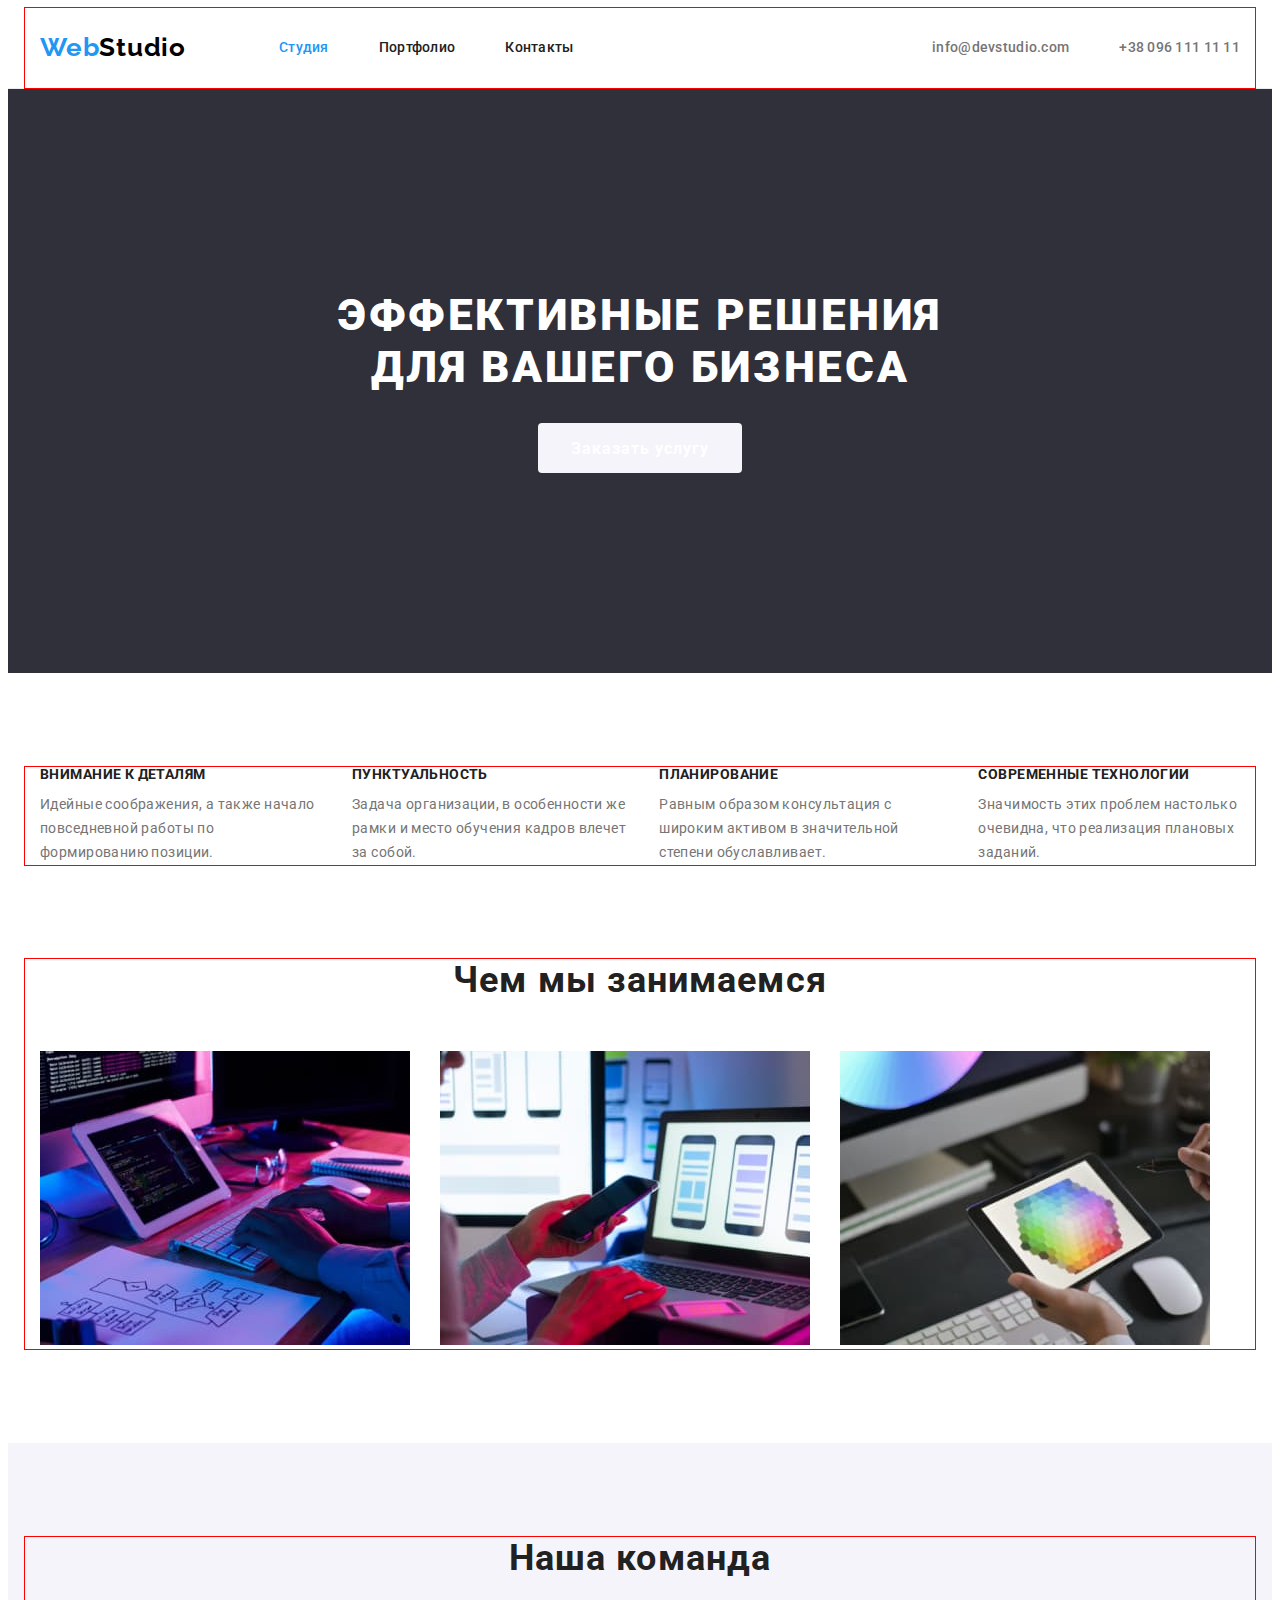
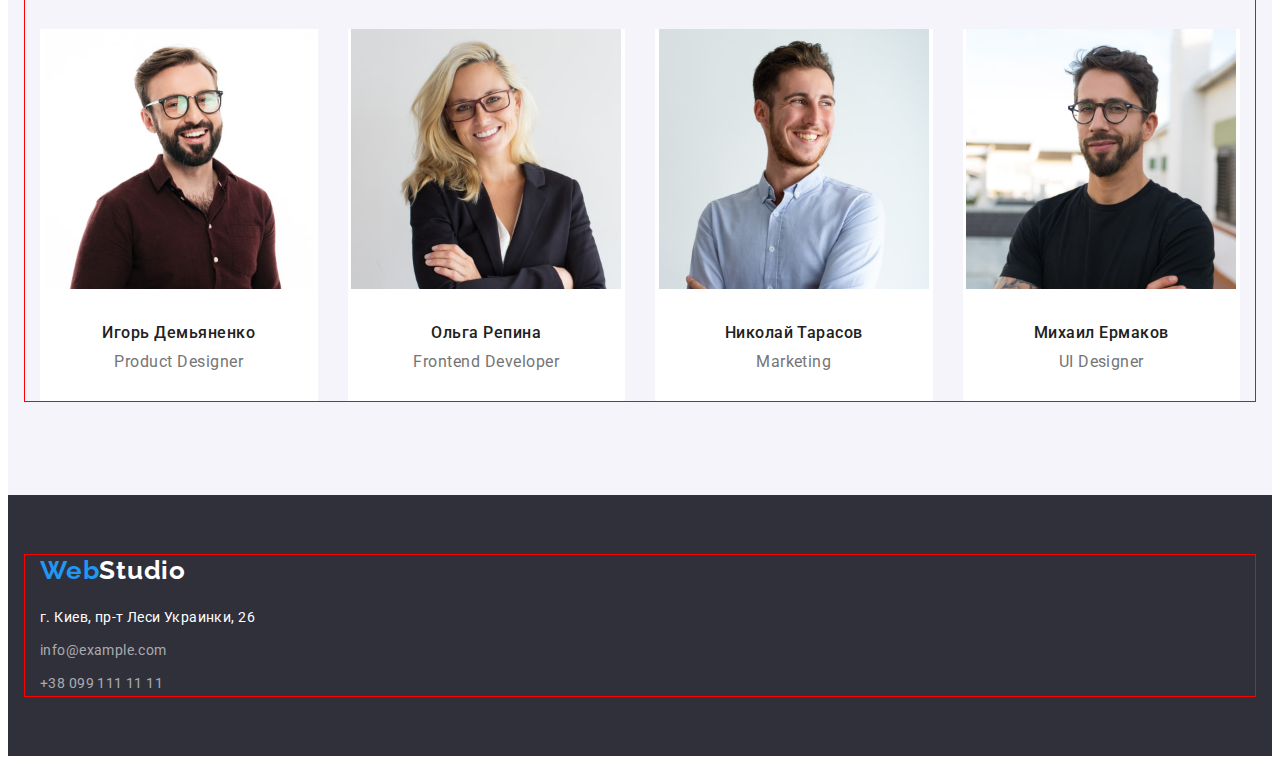
<file: index.html>
<!DOCTYPE html>
<html lang="en">

<head>
    <meta charset="UTF-8">
    <meta http-equiv="X-UA-Compatible" content="IE=edge">
    <meta name="viewport" content="width=device-width, initial-scale=1.0">
    <link rel="preconnect" href="https://fonts.googleapis.com">
    <link rel="preconnect" href="https://fonts.gstatic.com" crossorigin>
    <link href="https://fonts.googleapis.com/css2?family=Oleo+Script&family=Raleway:wght@700&family=Roboto:wght@400;500;700;900&display=swap" rel="stylesheet">
    <title>Document</title>
    <link rel="stylesheet" href="https://cdnjs.cloudflare.com/ajax/libs/modern-normalize/1.1.0/modern-normalize.min.css"
        integrity="sha512-wpPYUAdjBVSE4KJnH1VR1HeZfpl1ub8YT/NKx4PuQ5NmX2tKuGu6U/JRp5y+Y8XG2tV+wKQpNHVUX03MfMFn9Q=="
        crossorigin="anonymous" referrerpolicy="no-referrer" />
    <link rel="stylesheet" href="css/style.css">
</head>

<body class="">
    <!--Шапка сайта-->
    <header class="header">
        <div class="container main-header">
            <nav class="header-nav">
                <a href="" class="header-logo link">
                    Web<span class="header-studio link">Studio</span>
                </a>
            
                <ul class="header-list">
                    <li class="header-item"><a href="./index.html" class="header-link link current">Студия</a></li>
                    <li class="header-item"><a href="./portfolio.html" class="header-link link">Портфолио</a></li>
                    <li class="header-item"><a href="" class="header-link link">Контакты</a></li>
                </ul>
            
            </nav>
            <ul class="contacts">
                <li class="contacts-item"><a href="mailto:info@devstudio.com" class="contacts-link link">info@devstudio.com</a></li>
                <li class="contacts-item"><a href="tel:+380961111111" class="contacts-link link">+38 096 111 11 11</a></li>
            </ul>
        </div>
        
                
    </header>
    <main>
        <!--Герой-->
        <section class="hero">
            <h1 lang="ru" class="hero-title">Эффективные решения для вашего бизнеса</h1>
            <button type="button" lang="ru" class="hero-btn">Заказать услугу</button>
        </section>

        <!--Особенности-->

        <section class="about">
            <div class="container">
                <ul class="about-list">
                    <li class="about-item">
                        <h3 class="about-title">Внимание к деталям</h3>
                        <p class="about-text">Идейные соображения, а также начало повседневной работы по формированию
                            позиции.</p>
                    </li>
                    <li class="about-item">
                        <h3 class="about-title">Пунктуальность</h3>
                        <p class="about-text">Задача организации, в особенности же рамки и место обучения кадров влечет за
                            собой.</p>
                    </li>
                    <li class="about-item">
                        <h3 class="about-title">Планирование</h3>
                        <p class="about-text">Равным образом консультация с широким активом в значительной степени
                            обуславливает.</p>
                    </li>
                    <li class="about-item">
                        <h3 class="about-title">Современные технологии</h3>
                        <p class="about-text">Значимость этих проблем настолько очевидна, что реализация плановых заданий.
                        </p>
                    </li>
                </ul>
            </div>            
        </section>

        <!--Занятия-->
        <section class="carts">
            <div class="container">
                <h2 class="carts-title">Чем мы занимаемся</h2>
                <ul class="carts-list">
                    <li class="img">
                        <img src="images/img1.jpg" alt="картинка" width="370">
                    </li>
                    <li class="img">
                        <img src="images/img2.jpg" alt="картинка" width="370">
                    </li>
                    <li class="img">
                        <img src="images/img3.jpg" alt="картинка" width="370">
                    </li>
                </ul>
            </div>            
        </section>

        <!--Команда-->

        <section class="team">
            <div class="container">
                <h2 class="team-title">Наша команда</h2>
                <ul class="team-list">
                    <li class="team-item">                        
                        <img src="images/photo1.jpg" alt="фото1" width="270">
                        <div class="team-box">
                            <h3 lang="ru" class="team-name">Игорь Демьяненко</h3>
                            <p lang="en" class="team-text">Product Designer</p>
                        </div>                                                
                    </li>
                    <li class="team-item">
                        <img src="images/photo2.jpg" alt="фото2" width="270">
                        <div class="team-box">
                            <h3 lang="ru" class="team-name">Ольга Репина</h3>
                            <p lang="en" class="team-text">Frontend Developer</p>
                        </div>                        
                    </li>
                    <li class="team-item">
                        <img src="images/photo3.jpg" alt="фото3" width="270">
                        <div class="team-box">
                            <h3 lang="ru" class="team-name">Николай Тарасов</h3>
                            <p lang="en" class="team-text">Marketing</p>
                        </div>                        
                    </li>
                    <li class="team-item">
                        <img src="images/photo4.jpg" alt="фото4" width="270">
                        <div class="team-box">
                            <h3 lang="ru" class="team-name">Михаил Ермаков</h3>
                            <p lang="en" class="team-text">UI Designer</p>
                        </div>                        
                    </li>
                </ul>
            </div>            
        </section>
    </main>
    <!--Футер-->
    <footer class="footer">
        <div class="container">
            <a href="" class="footer-logo link">
                Web<span>Studio</span>
            </a>
            <address class="address">
                <ul class="address-list">
                    <li class="address-item"><span>г. Киев, пр-т Леси Украинки, 26</span>
                    </li>
                    <li class="address-item"><a href="mailto:info@example.com" class="footer-link link">info@example.com</a>
                    </li>
                    <li class="address-item"><a href="tel:+380991111111" class="footer-link link">+38 099 111 11 11</a>
                    </li>
                </ul>
            </address>

        </div>        
    </footer>

</body>

</html>
</file>
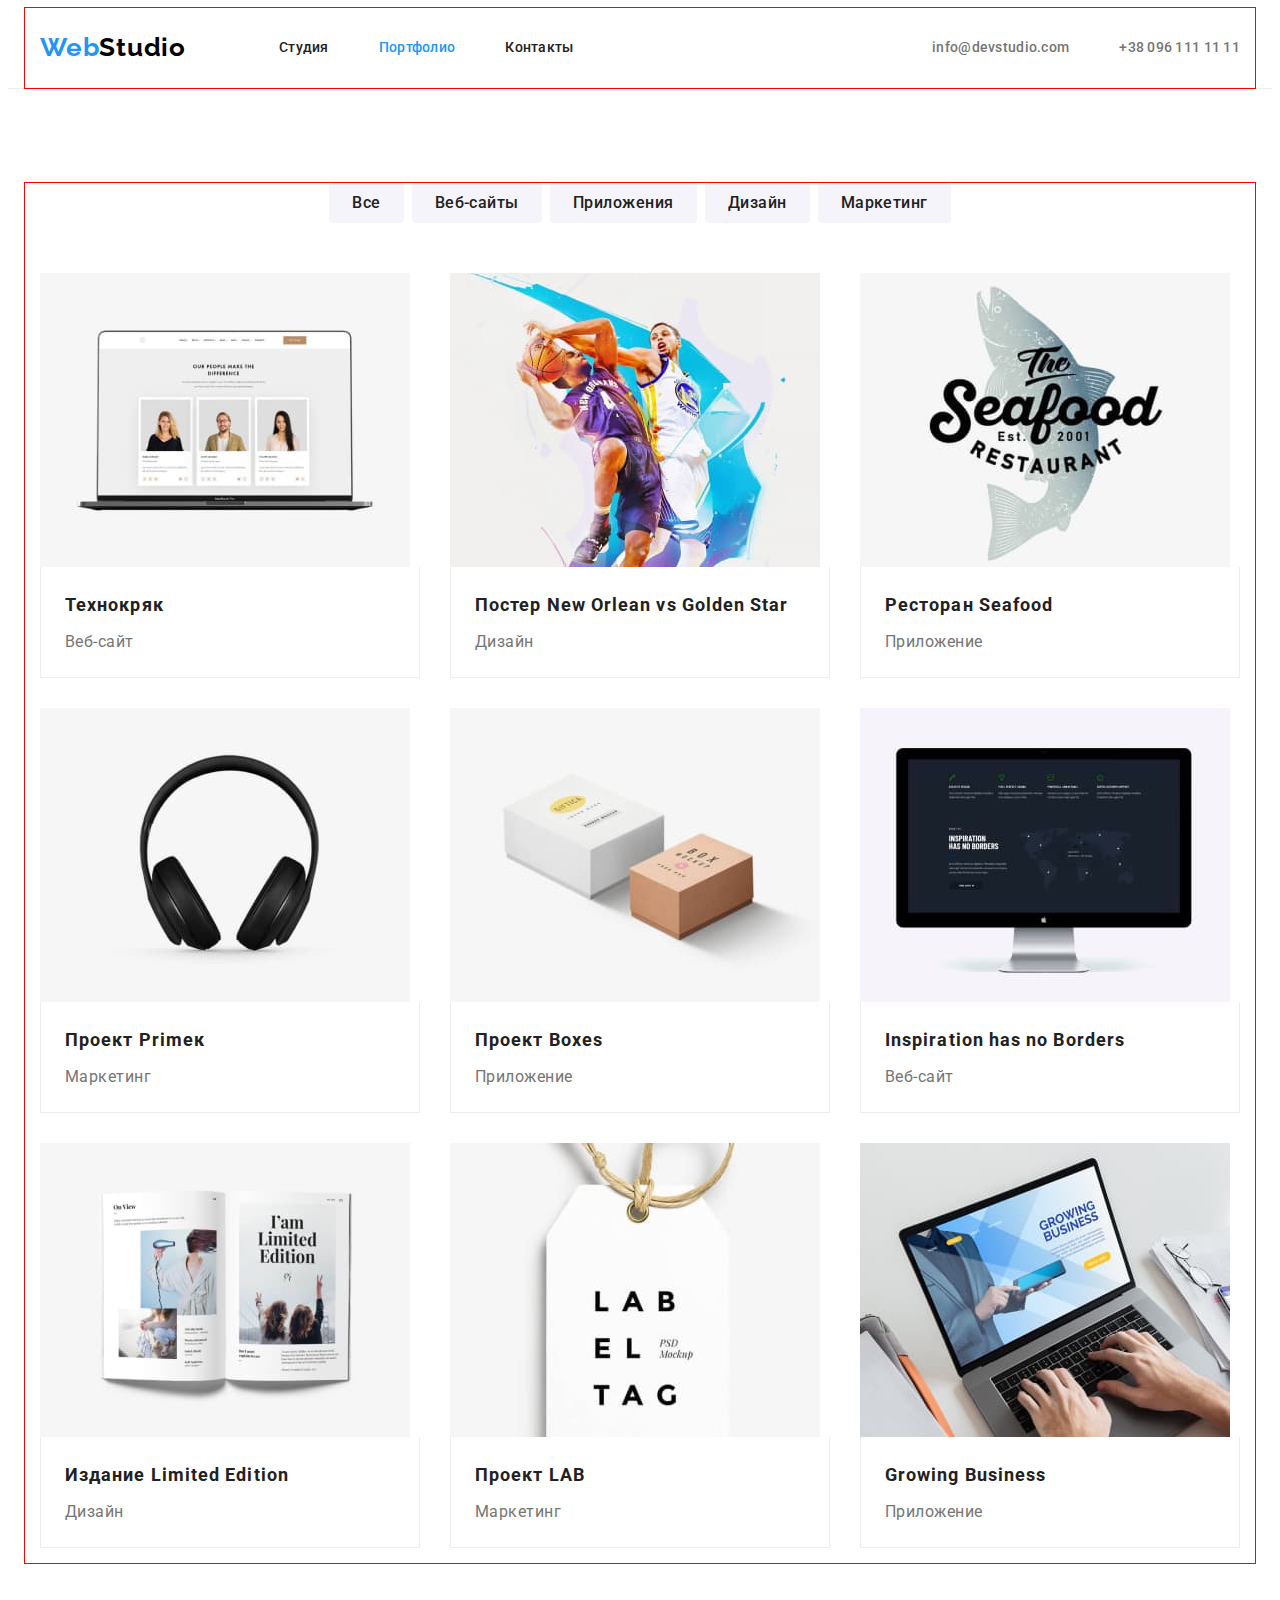
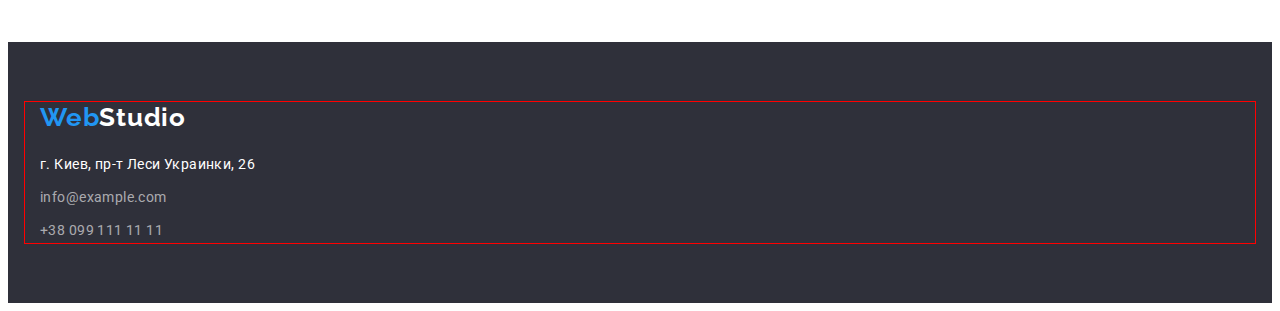
<file: portfolio.html>
<!DOCTYPE html>
<html lang="en">

<head>
    <meta charset="UTF-8">
    <meta http-equiv="X-UA-Compatible" content="IE=edge">
    <meta name="viewport" content="width=device-width, initial-scale=1.0">
    <link rel="preconnect" href="https://fonts.googleapis.com">
    <link rel="preconnect" href="https://fonts.gstatic.com" crossorigin>
    <link href="https://fonts.googleapis.com/css2?family=Oleo+Script&family=Raleway:wght@700&family=Roboto:wght@400;500;700;900&display=swap"
        rel="stylesheet">
    <title>Document</title>
    <link rel="stylesheet" href="https://cdnjs.cloudflare.com/ajax/libs/modern-normalize/1.1.0/modern-normalize.min.css"
        integrity="sha512-wpPYUAdjBVSE4KJnH1VR1HeZfpl1ub8YT/NKx4PuQ5NmX2tKuGu6U/JRp5y+Y8XG2tV+wKQpNHVUX03MfMFn9Q=="
        crossorigin="anonymous" referrerpolicy="no-referrer" />
    <link rel="stylesheet" href="css/style.css">
</head>

<body>
    <!--Шапка сайта-->
    <header class="header">
        <div class="container main-header">
            <nav class="header-nav">
                <a href="" class="header-logo link">
                    Web<span class="header-studio link">Studio</span>
                </a>
    
                <ul class="header-list">
                    <li class="header-item"><a href="./index.html" class="header-link link">Студия</a></li>
                    <li class="header-item"><a href="./portfolio.html" class="header-link link current">Портфолио</a></li>
                    <li class="header-item"><a href="" class="header-link link">Контакты</a></li>
                </ul>
    
            </nav>
            <ul class="contacts">
                <li class="contacts-item"><a href="mailto:info@devstudio.com"
                        class="contacts-link link">info@devstudio.com</a></li>
                <li class="contacts-item"><a href="tel:+380961111111" class="contacts-link link">+38 096 111 11 11</a></li>
            </ul>
        </div>
    
    
    </header>
    <main>
        <section class="portfolio">
            <div class="container">
                <ul class="filters">
                    <li class="filters-item"><button type="button" lang="ru" class="filters-btn">Все</button></li>
                    <li class="filters-item"><button type="button" lang="ru" class="filters-btn">Веб-сайты</button></li>
                    <li class="filters-item"><button type="button" lang="ru" class="filters-btn">Приложения</button></li>
                    <li class="filters-item"><button type="button" lang="ru" class="filters-btn">Дизайн</button></li>
                    <li class="filters-item"><button type="button" lang="ru" class="filters-btn">Маркетинг</button></li>
                </ul>
                
                <ul class="projects">
                    <li class="projects-item">
                        <img class="projects-img" src="images/project1.jpg" alt="проект1" width="370">
                        <div class="text">
                            <h3 class="projects-title">Технокряк</h3>
                            <p lang="ru" class="projects-text">Веб-сайт</p>
                        </div>
                    </li>
                    <li class="projects-item">
                        <img class="projects-img" src="images/project2.jpg" alt="проект2" width="370">
                        <div class="text">
                            <h3 class="projects-title">Постер New Orlean vs Golden Star</h3>
                            <p lang="ru" class="projects-text">Дизайн</p>
                        </div>
                    </li>
                    <li class="projects-item">
                        <img class="projects-img" src="images/project3.jpg" alt="проект3" width="370">
                        <div class="text">
                            <h3 class="projects-title">Ресторан Seafood</h3>
                            <p lang="ru" class="projects-text">Приложение</p>
                        </div>
                    </li>
                    <li class="projects-item">
                        <img class="projects-img" src="images/project4.jpg" alt="проект4" width="370">
                        <div class="text">
                            <h3 class="projects-title">Проект Primeк</h3>
                            <p lang="ru" class="projects-text">Маркетинг</p>
                        </div>
                    </li>
                    <li class="projects-item">
                        <img class="projects-img" src="images/project5.jpg" alt="проект5" width="370">
                        <div class="text">
                            <h3 class="projects-title">Проект Boxes</h3>
                            <p lang="ru" class="projects-text">Приложение</p>
                        </div>
                    </li>
                    <li class="projects-item">
                        <img class="projects-img" src="images/project6.jpg" alt="проект6" width="370">
                        <div class="text">
                            <h3 class="projects-title">Inspiration has no Borders</h3>
                            <p lang="ru" class="projects-text">Веб-сайт</p>
                        </div>
                    </li>
                    <li class="projects-item">
                        <img class="projects-img" src="images/project7.jpg" alt="проект7" width="370">
                        <div class="text">
                            <h3 class="projects-title">Издание Limited Edition</h3>
                            <p lang="ru" class="projects-text">Дизайн</p>
                        </div>
                    </li>
                    <li class="projects-item">
                        <img class="projects-img" src="images/project8.jpg" alt="проект8" width="370">
                        <div class="text">
                            <h3 class="projects-title">Проект LAB</h3>
                            <p lang="ru" class="projects-text">Маркетинг</p>
                        </div>
                    </li>
                    <li class="projects-item">
                        <img class="projects-img" src="images/project9.jpg" alt="проект9" width="370">
                        <div class="text">
                            <h3 class="projects-title">Growing Business</h3>
                            <p lang="ru" class="projects-text">Приложение</p>
                        </div>
                    </li>
                </ul>
            </div>
            
        </section>
       

    </main>
    <!--Футер-->
    <footer class="footer">
        <div class="container">
            <a href="" class="footer-logo link">
                Web<span>Studio</span>
            </a>
            <address class="address">
                <ul class="address-list">
                    <li class="address-item"><span>г. Киев, пр-т Леси Украинки, 26</span>
                    </li>
                    <li class="address-item"><a href="mailto:info@example.com" class="footer-link link">info@example.com</a>
                    </li>
                    <li class="address-item"><a href="tel:+380991111111" class="footer-link link">+38 099 111 11 11</a>
                    </li>
                </ul>
            </address>
    
        </div>
    </footer>

</body>

</html>
</file>
<file: css/style.css>
:root {
  --header-color: #ffffff;
  --logo-color: #000000;
  --background-color: #E5E5E5;
  --second-background-color: #2F303A;
  --thirt-background-color: #F5F4FA;
  --text-color: #757575;
  --second-text-color: #212121;
  --main-font: "open sans", sans-serif;
  --accent-color: #2196F3;
}

p,
h1,
h2,
h3 {
    margin: 0;
}

ul {
    margin: 0;
    padding-left: 0;
}

button {
    cursor: pointer;
}

body {
    font-family: 'Raleway', sans-serif;
    font-family: 'Roboto', sans-serif;
}

ul {
    list-style: none;
}

.link {
    text-decoration: none;
}

.visually-hidden {
    position: absolute;
    white-space: nowrap;
    width: 1px;
    height: 1px;
    overflow: hidden;
    border: 0;
    padding: 0;
    clip: rect(0 0 0 0);
    clip-path: inset(50%);
    margin: -1px;
}

.container {
    width: 1200px;
    padding-left: 15px;
    padding-right: 15px;
    margin: 0 auto;
    outline: 1px solid red;
}

/* ------------HEADER------------*/

.header {
    border-bottom: 1px solid #ECECEC;
}

.main-header {
    display: flex;
    align-items: center;
}

.header-nav {
    display: flex;
}

.header-logo {
    display: block;
    padding-top: 24px;
    padding-bottom: 25px;
    
    font-family: 'Raleway';
    font-weight: 700;
    font-size: 26px;
    line-height: 1.19;
    letter-spacing: 0.03em;
    color: var(--accent-color);
}

.header-logo span {
    font-family: 'Raleway';
    font-weight: 700;
    font-size: 26px;
    line-height: 1.19;
    letter-spacing: 0.03em;
    color: var(--logo-color);
}

.header-list .link.current {
    color: var(--accent-color);
}

.header-link {
    display: block;
    padding-top: 32px;
    padding-bottom: 32px;


    font-weight: 500;
    font-size: 14px;
    line-height: 1.14;
    letter-spacing: 0.02em;
    color: var(--second-text-color);
}

.header-link:hover,
.header-link:focus {
    color: var(--accent-color);
}

.header-list {
    display: flex;
    margin-left: 93px;
}

.header-list .header-item + .header-item {
    margin-left: 50px;
}

.contacts {
    display: flex;
    margin-left: auto;
}

.contacts .contacts-item + .contacts-item {
    margin-left: 50px;
}

.contacts-link {
    display: block;
    padding-top: 32px;
    padding-bottom: 32px;

    font-weight: 500;
    font-size: 14px;
    line-height: 1.14;
    letter-spacing: 0.02em;    
    color: var(--text-color);
}

.contacts .link:hover,
.contacts .link:focus {
    color: var(--accent-color);
}
/* ------------HERO------------*/

.hero {
    padding: 200px 0;
    
    background-color: var(--second-background-color);  
    text-align: center; 
    }

.hero-title {
    margin: 0 auto 30px auto;

    font-weight: 900;
    font-size: 44px;
    line-height: 1,36;
    letter-spacing: 0.06em;
    color: var(--header-color);  
    text-transform: uppercase;
    text-align: center;
    max-width: 696px;
    }
 
.hero-btn {
    margin: 0 auto;
    display: block;
    border-radius: 4px;
    border: 1px solid transparent;
    padding: 10px 32px;
    min-width: 200px;
    height: 50px;

    font-family: inherit;   
    font-weight: 700;
    font-size: 16px;
    line-height: 1.88;
    letter-spacing: 0.06em;
    background-color: var(--thirt-background-color);
    color: var(--header-color);
    text-align: center;
 }

.hero-btn:hover,
.hero-btn:focus {
    background-color: var(--accent-color);
    color: var(--header-color);
}

/* ------------ABOUT------------*/
  
.about, .carts, .team {
    padding-top: 94px;    
}

.about-list {
    display: flex;
}

.about-list .about-item + .about-item {
    margin-left: 30px;
}

.about-title {
    margin-bottom: 10px;
    
    font-weight: 700;
    font-size: 14px;
    line-height: 1.14;
    letter-spacing: 0.03em;
    color: var(--second-text-color);
    text-transform: uppercase;
    
}

.about-text {
    font-weight: 400;
    font-size: 14px;
    line-height: 1.71;
    letter-spacing: 0.03em;
    color: var(--text-color);    
}

.carts, .team {
    padding-bottom: 94px;
}

.carts-list {
    display: flex;
}

.carts-list .img + .img {
    margin-left: 30px;
 }
 
.carts-title, .team-title {
    margin-bottom: 50px;
    
    font-weight: 700;
    font-size: 36px;
    line-height: 1.17;
    letter-spacing: 0.03em;
    color: var(--second-text-color);
    text-align: center;
    
}

.team-list {
    display: flex;
    margin-left: -30px;
}

.team-item {
    flex-basis: calc(100% / 4 - 30px);
    margin-left: 30px;
    
    text-align: center;
    background-color: var(--header-color);
}

.team {
    background-color: var(--thirt-background-color);
}

.team-box {
    padding: 30px 0;
}

.team-name {
    font-weight: 500;
    font-size: 16px;
    line-height: 1.19;
    letter-spacing: 0.03em;
    color: var(--second-text-color);
    margin-bottom: 10px;
 }

.team-text {      
    font-weight: 400;
    font-size: 16px;
    line-height: 1.19;
    letter-spacing: 0.03em;
    color: var(--text-color);    
 }

 /* ------------FOOTER------------*/

.footer {    
    padding-top: 60px;
    padding-bottom: 60px;

    background-color: var(--second-background-color);
 }

.footer-logo {
    font-family: 'Raleway';
    font-weight: 700;
    font-size: 26px;
    line-height: 1.19;
    letter-spacing: 0.03em;
    color: var(--accent-color);    
 }

.footer-logo span {
    font-family: 'Raleway';
    font-weight: 700;
    font-size: 26px;
    line-height: 1.19;
    letter-spacing: 0.03em;
    color: var(--header-color);
 }

.address {
    margin-top: 20px;
    font-style: normal;
}

.address-item:not(:last-child) {
    margin-bottom: 9px;
}

.address span {
    font-weight: 400;
    font-size: 14px;
    line-height: 1.71;
    letter-spacing: 0.03em;
    color: var(--header-color);
 }

.footer-link {
    font-size: 14px;
    line-height: 1.71;
    letter-spacing: 0.03em;
    color: rgba(255, 255, 255, 0.6);
} 

.footer-link:hover,
.footer-link:focus {
    color: var(--accent-color);
}

/* ------------PORTFOLIO------------*/

.portfolio {
    padding: 94px 0;
}

.filters {
    display: flex;
    justify-content: center;
    margin-bottom: 50px;    
}

.filters .filters-item + .filters-item {
    margin-left: 8px;
}

.filters-btn {
    margin: 0 auto;
    display: block;
    border-radius: 4px;
    border: 1px solid transparent;
    padding: 6px 22px;
        
    font-family: inherit;
    font-weight: 500;
    font-size: 16px;
    line-height: 1.63;letter-spacing: 0.03em;
    background-color: var(--thirt-background-color);
    color: var(--second-text-color);
}

.filters-btn:hover,
.filters-btn:focus {
    background-color: var(--accent-color);
    color: var(--header-color);
}

.projects {
    display: flex;
    flex-wrap: wrap;
    margin: -15px;
}

.projects-img {
    display: block;
}

.projects-item {
    flex-basis: calc(100% / 3 - 30px);
    margin: 15px;

    text-align: left;
}

.projects-item .text {
    padding: 20px 24px;
    border: 1px solid #EEEEEE;
    border-top: 0;
}

.projects-title {
    margin-bottom: 4px;
    
    font-weight: 700;
    font-size: 18px;
    line-height: 2;
    letter-spacing: 0.06em;
    color: var(--second-text-color);
}

.projects-text {
    font-weight: 400;
    font-size: 16px;
    line-height: 1.88;letter-spacing: 0.03em;
    color: var(--text-color);
}
</file>
